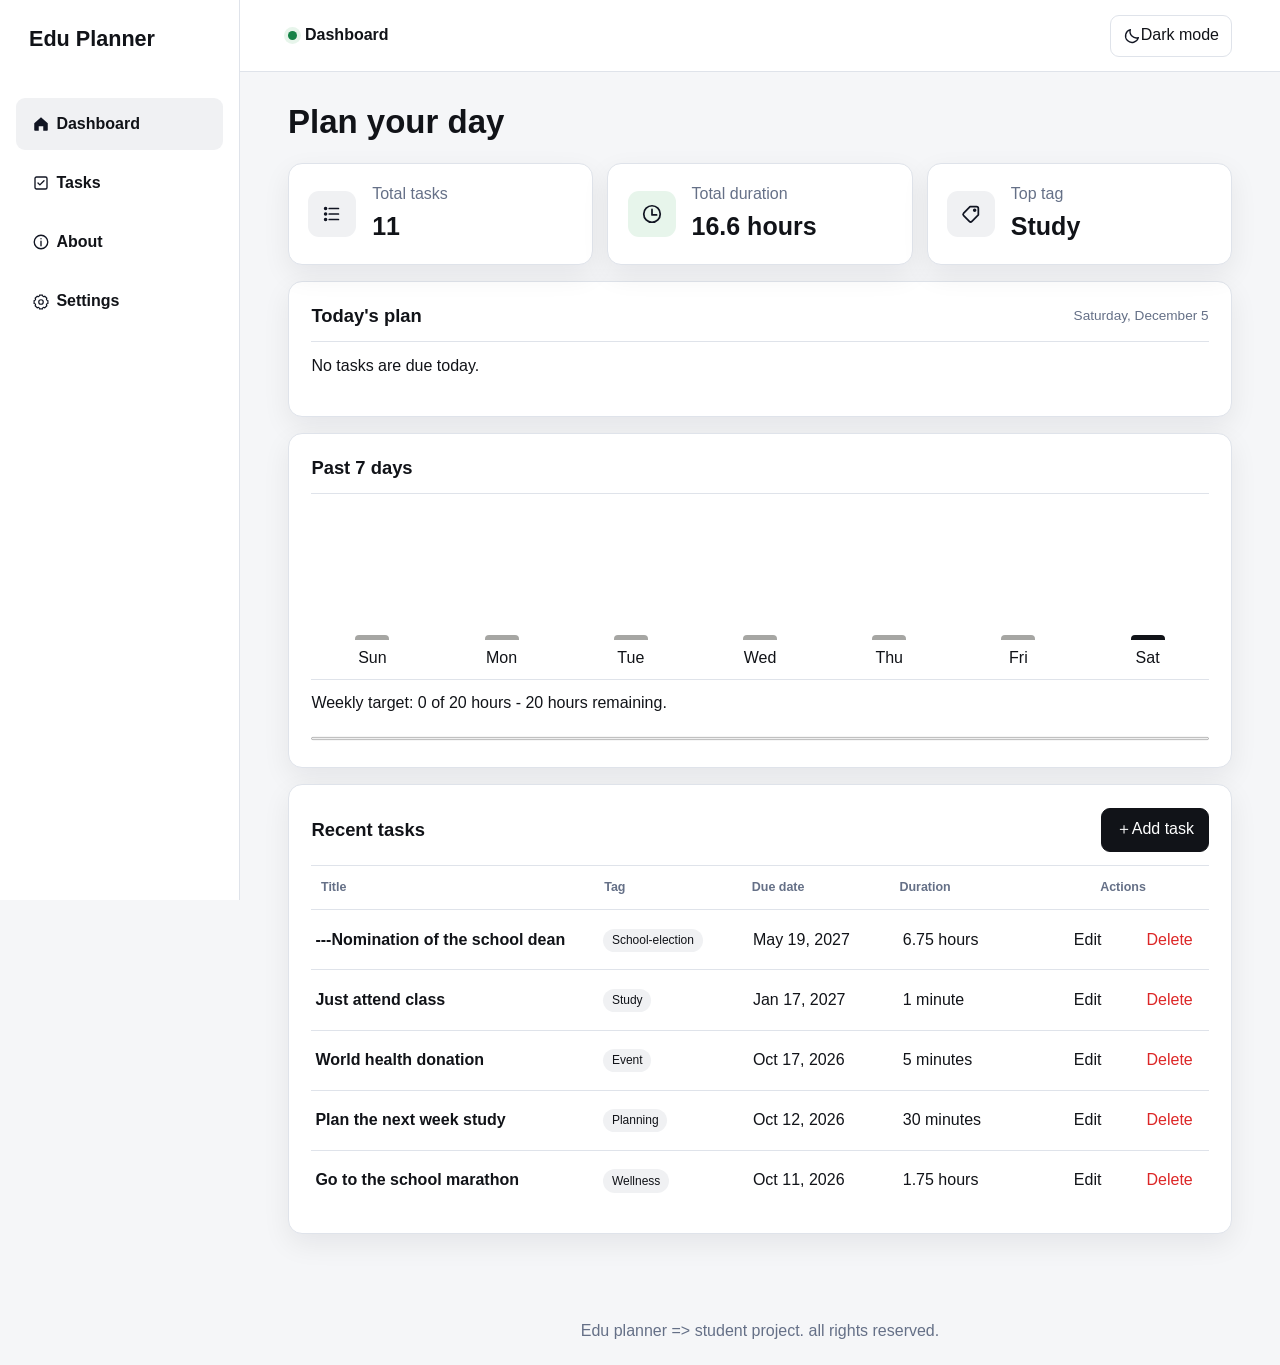
<file: index.html>
<!DOCTYPE html>
<html lang="en">
<head>
    <meta charset="UTF-8">
    <meta name="viewport" content="width=device-width, initial-scale=1.0">
    <title>Edu Planner</title>
    <link rel="stylesheet" href="styles/style.css">
</head>
<body> 
     <a class="skip-link" href="#main-content">Skip to main content</a>
    <div id="polite-message"  role="status"></div>
    <div id="urgent-message"  role="alert"></div>
    
    <header class="heading">
        <a href="#dashboard-page" class="brand">Edu Planner</a>
        <nav aria-label="Main navigations">
            <ul class="all-navs">
                <li>
                    <a href="#dashboard-page" class="nav-links active"><img class="nav-icon" src="icons/dashboard.svg" alt="">Dashboard</a>
                </li>
                <li>
                    <a href="#task-page" class="nav-links"><img class="nav-icon" src="icons/tasks.svg" alt="">Tasks</a>
                </li>
                <li>
                    <a href="#about-page" class="nav-links"><img class="nav-icon" src="icons/about.svg" alt="">About</a>
                </li>
                <li>
                    <a href="#settings-page" class="nav-links"><img class="nav-icon" src="icons/settings.svg" alt="">Settings</a>
                </li>
            </ul>
        </nav>
    </header>

    <div class="top-bar">
        <div class="top-page">
            <span class="dot" aria-hidden="true"></span>
            <span id="top-name">Dashboard</span>
        </div>
        <button class="theme" type="button" data-theme-toggle aria-pressed="false" aria-label="Change to dark mode">
            <img src="icons/dark-theme.svg" alt="" class="theme-icon">
            <span>Dark mode</span>
        </button>
    </div>

    <main id="main-content" tabindex="-1">
        <section class="page active" id="dashboard-page" aria-labelledby="dashboard-title">
            <div class="page-header">
                <h1 id="dashboard-title">Plan your day</h1>
            </div>

            <div class="dash-stats" aria-label="task statistics">
                <article class="card stats-card">
                    <span class="stats-icon" aria-hidden="true">
                        <img src="icons/list.svg" alt="">
                    </span>
                    <div>
                        <p>Total tasks</p><strong id="total-tasks">0</strong>
                    </div>
                </article>
                <article class="card stats-card">
                    <span class="stats-icon" aria-hidden="true">
                        <img src="icons/clock.svg" alt="">
                    </span>
                    <div>
                        <p>Total duration</p><strong id="total-duration">0 minutes</strong>
                    </div>
                </article>
                <article class="card stats-card">
                    <span class="stats-icon" aria-hidden="true">
                        <img src="icons/top_task.svg" alt="">
                    </span>
                    <div>
                        <p>Top tag</p><strong id="top-task">None</strong>
                    </div>
                </article>
            </div>

            <article class="card card-today" aria-labelledby="today-title">
                <div class="today-heading">
                    <div>
                        <h2 id="today-title">Today's plan</h2>
                    </div>
                    <p id="today-date" class="today-date"></p>
                </div>
                <div id="today-tasks" class="today-list">
                </div>
            </article>

            <article class="card chart-card" >
                <div class="card-header">
                    <div>
                        <h2>Past 7 days</h2>
                        <p class="screen-reader-only">Minutes planned for each day.</p>
                    </div>
                    <strong class="screen-reader-only" id="total-weekly">0 hours</strong>
                </div>
                <div class="week-chart" id="week-chart" aria-label="Past 7 day tasks chart" role="group">
                </div>

                <div class="target">
                    <p id="target_text">Weekly target => 0 of 20 hours</p>
                    <progress class="week-progress" id="week-progress" aria-label="weekly progress target" max="100" value="0">0%</progress>
                </div>
            </article>

            <article class="card recent-card">
                <div class="card-header">
                    <div>
                        <h2>Recent tasks</h2>
                    </div>
                    <button class="btn primary" type="button" data-open-form><span aria-hidden="true">＋</span> Add task</button>
                </div>
                <div class="recent-head" aria-hidden="true">
                    <span>Title</span>
                    <span>Tag</span>
                    <span>Due date</span>
                    <span>Duration</span>
                    <span class="recent-actions-heading">Actions</span>
                    </div>

                <ul id="recent-tasks" class="simple-list">

                </ul>
            </article>
        </section>

                                        <!-- task feature -->

        <section class="page" id="task-page" aria-labelledby="tasks-page-title" >
            <div class="page-header">
                <h1 id="tasks-page-title">Tasks</h1>
                <button class="btn primary" type="button" data-open-form>+ Add task</button>
            </div>

            <div class="card toolbar">
                <div class="field search-area">
                    <label for="search-input">Search here</label>
                    <input type="text" id="search-input" placeholder="Eg: Study or club">
                    <p id="search-error" class="error-msg" role="alert"></p>
                </div>
                <div class="field sort-area">
                    <label for="sort-opt">Sort By</label>
                    <select id="sort-opt">
                        <option value="dueDate">Due date</option>
                        <option value="title">Title</option>
                        <option value="duration">Duration</option>
                    </select>
                </div>
                <button class="btn secondary" id="sort-direction" type="button">Oldest first</button>
            </div>

            <p class="result-count" id="task-nbr">0 tasks</p>
            <div class="task-table">
                <table>
                    <caption class="screen-reader-only">Campus task records</caption>
                    <thead>
                        <tr>
                            <th>Title</th>
                            <th>Tag</th>
                            <th>Due date</th>
                            <th>Duration</th>
                            <th>Actions</th>
                        </tr>
                    </thead>
                    <tbody id="task-table-body"></tbody>
                

                </table>
            </div>
            <div class="task-cards" id="task-cards"></div>
            <p id="empty-state" class="empty-state" hidden>No tasks match your search</p>
        </section>
        
                                        <!-- about feature -->

        <section class="page center-page" id="about-page" aria-labelledby="about-title">
            <div class="page-header">
                <h1 id="about-title">About </h1>
            </div>

            <article class="card about-card">
                <div class="about-header">
                    <span class="C-mark" aria-hidden="true">C</span>
                    <div>
                        <h2>Plan your day</h2>
                        <p>Edu planner helps students plan tasks ahead like studies, clubs, events and personal projects in our system</p>
                    </div>
                </div>

                <div class="about-details">
                    <div class="about-desc">
                        <p class="number" aria-hidden="true">01</p>
                        <h2>Main features</h2>

                        <ul>
                            <li>Add, edit and delete tasks</li>
                            <li>Organise campus events using tags</li>
                            <li>Search tasks using regex</li>
                            <li>Add notes to tasks</li>
                        </ul>
                    </div>

                    <div class="about-desc">
                        <p class="number" aria-hidden="true">02</p>
                        <h2>Technology stack used</h2>

                        <ul>
                            <li>Semantic HTML</li>
                            <li>Responsive CSS</li>
                            <li>Vanilla JavaScript</li>
                            <li>Regex search and sorting</li>
                        </ul>
                    </div>
                </div>

                <div class="about-contact">
                    <div>
                        <p class="eyebrow">Get in touch</p>
                        <h2>Contact</h2>
                    </div>
                    <div class="contact-links">
                        <a href="https://github.com/nissi15">github.com/nissi15</a>
                        <a href="mailto:n.ishema@alustudent.com">n.ishema@alustudent.com</a>
                    </div>
                </div>
            </article>
        </section>
                                        <!-- setting feature -->
    
        <section id="settings-page" class="page narrow-page" aria-labelledby="settings-title" >
            <div class="section-heading">
                <p class="eyebrow">Preferences</p>
                <h1 id="settings-title">Settings</h1>
            </div>

            <div class="card settings-panel">
               
                <section class="settings-card planner-card" aria-labelledby="planner-settings-title">
                    <div class="setting-heading">
                        <span class="setting-icon" aria-hidden="true"><img src="icons/sliders.svg" alt=""></span>
                        <div>
                            <h2 id="planner-settings-title">Planner</h2>
                            <p>Make your plans ahead</p>
                        </div>
                    </div>
                    <fieldset>
                        <legend>Duration unit</legend>
                        <label><input type="radio" name="unit" value="minutes"> Minutes</label>
                        <label><input type="radio" name="unit" value="hours"> Hours</label>
                    </fieldset>
                    <p class="setting-note">Durations over 60 minutes are shown in hours.</p>

                    <div class="field">
                        <label for="weekly-cap">Weekly target in hours</label>
                        <input id="weekly-cap" type="number" min="1" max="168">
                    </div>
                    <button id="save-settings" class="button primary" type="button">Save settings</button>
                </section>

                <section class="settings-card appearance-card" aria-labelledby="appearance-title">
                    <div class="setting-heading">
                        <span class="setting-icon" aria-hidden="true"><img src="icons/moon.svg" alt=""></span>
                        <div>
                            <h2 id="appearance-title">Appearance</h2>
                            <p>Use the theme that feels good.</p>
                        </div>
                    </div>
                    <div class="appearance-row">
                        <div>
                            <strong>Colour theme</strong>
                            <p>Choose your suitable theme.</p>
                        </div>
                        <button class="small-toggle" type="button" data-theme-toggle aria-pressed="false">
                            <span>Dark mode</span>
                            <span class="toggle-track" aria-hidden="true"><span class="toggle-knob"></span></span>
                        </button>
                    </div>
                </section>

                <section class="settings-card data-card" aria-labelledby="data-title">
                    <div class="setting-heading">
                        <span class="setting-icon" aria-hidden="true"><img src="icons/data.svg" alt=""></span>
                        <div>
                            <h2 id="data-title">Data</h2>
                            <p>Your tasks are saved locally.</p>
                        </div>
                    </div>
                    <div class="button-row">
                        <button id="export-json" class="button secondary" type="button">Export JSON</button>
                        <label class="button secondary file-button">Import JSON
                            <input id="import-json" type="file" accept="application/json">
                        </label>
                        <button id="reset-data" class="button danger" type="button">Reset sample data</button>
                    </div>
                </section>
            </div>
        </section>
    </main>

    <dialog id="task-dialog" aria-labelledby="form-title">
        <form  id="task-form" novalidate>
            <div id="dialog-heading">
                <div>
                    <p class="eyebrow">Task details</p>
                    <h2 id="form-title">Add task</h2>
                    <p class="dialog-intro" id="form-intro">Put information for your campus task.</p>
                </div>
                <button id="close-dialog" class="close-btn" type="button" aria-label="Close the form"></button>
            </div>

            <input type="hidden" id="task-id">

            <div id="field">
                <label for="task-title">Title</label>
                <p class="field-help" id="title-help">Try adding a simple title like Frontend session</p>
                <input type="text" name="title" id="task-title" placeholder="Ex: E-lab group project" aria-describedby="title-help title-error" required>
                <p class="error-text" id="title-error"></p>
            </div>

            <div class="form-row">
                <div class="field">
                    <label for="task-duration">Duration <span id="duration-label">(minutes)</span></label>
                    <p id="duration-help" class="field-help">how much time are spending on this task.</p>
                    <input id="task-duration" name="duration" type="text" inputmode="decimal" placeholder="e.g. 1.5" aria-describedby="duration-help duration-error" required>
                    <p id="duration-error" class="error-text"></p>
                </div>

                <div class="field">
                    <label for="task-date">Due date</label>
                    <p id="date-help" class="field-help"> when the should this task be completed.</p>
                    <input id="task-date" name="dueDate" type="date" aria-describedby="date-help dueDate-error" required>
                    <p id="dueDate-error" class="error-text"></p>
                </div>                
            </div>

            <div class="field">
                <label for="task-tag">Tag</label>
                <p id="tag-help" class="field-help">Pick one category using letters, spaces.</p>
                <input id="task-tag" name="tag" type="text" placeholder="e.g. Study, Club, or Event" autocomplete="off" aria-describedby="tag-help tag-error" required>

                <div class="tag-suggestions" aria-label="Suggested tags">
                    <button type="button" data-tag-suggestion="Study">Study</button>
                    <button type="button" data-tag-suggestion="Assignment">Assignment</button>
                    <button type="button" data-tag-suggestion="Reading">Reading</button>
                    <button type="button" data-tag-suggestion="Club">Club</button>
                    <button type="button" data-tag-suggestion="Event">Event</button>
                </div>

                <p id="tag-error" class="error-text"></p>
            </div>

            <div class="field">
                    <label for="task-note">Note <span class="opt-label">(optional)</span></label>
                    <p id="note-help" class="field-help">Add a small note up to 200 characters.</p>
                    <textarea id="task-note" name="note" maxlength="200" placeholder="e.g. Bring the lab worksheet" aria-describedby="note-help"></textarea>
            </div>
           
            <div class="dialog-actions">
                <button id="cancel-dialog" class="button secondary" type="button">Cancel</button>
                <button id="save-task-button" class="button primary" type="submit">Save task</button>
            </div>
        </form>

    </dialog>

    <dialog class="details-dialog" id="task-details-dialog" aria-labelledby="details-title">
        <div class="dialog-heading">
            <div>
                <p class="eyebrow">Task Overview</p>
                <h2 id="details-title">Task details</h2>
                <p class="dialog-intro" id= "details-status"></p>
            </div>
            <button class="close-btn" id="close-details" type="button" aria-label="Close task details">x</button>
        </div>
        <div class="task-details-grid">
            <div>
                <span>Tag</span><strong id="details-tag"></strong>
            </div>
            <div>
                <span>Due date</span><strong id="details-date"></strong>
            </div>
            <div>
                <span>Duration</span><strong id="details-duration"></strong>
            </div>
        </div>

        <section class="details-note" aria-labelledby="details-note-title">
            <h3 id="details-note-title">Note</h3>
            <p id="details-note"></p>
        </section>

        <div class="dialog-actions">
            <button class="button secondary" id="close-details-bottom" type="button"> Close</button>
            <button class="button primary" id="edit-from-details" type="button">Edit task</button>
        </div>
    </dialog>

    <footer>
        <p>Edu planner => student project. all rights reserved.</p>
    </footer>
    <script type="module" src="scripts/app.js"></script>
</body>
</html>
</file>
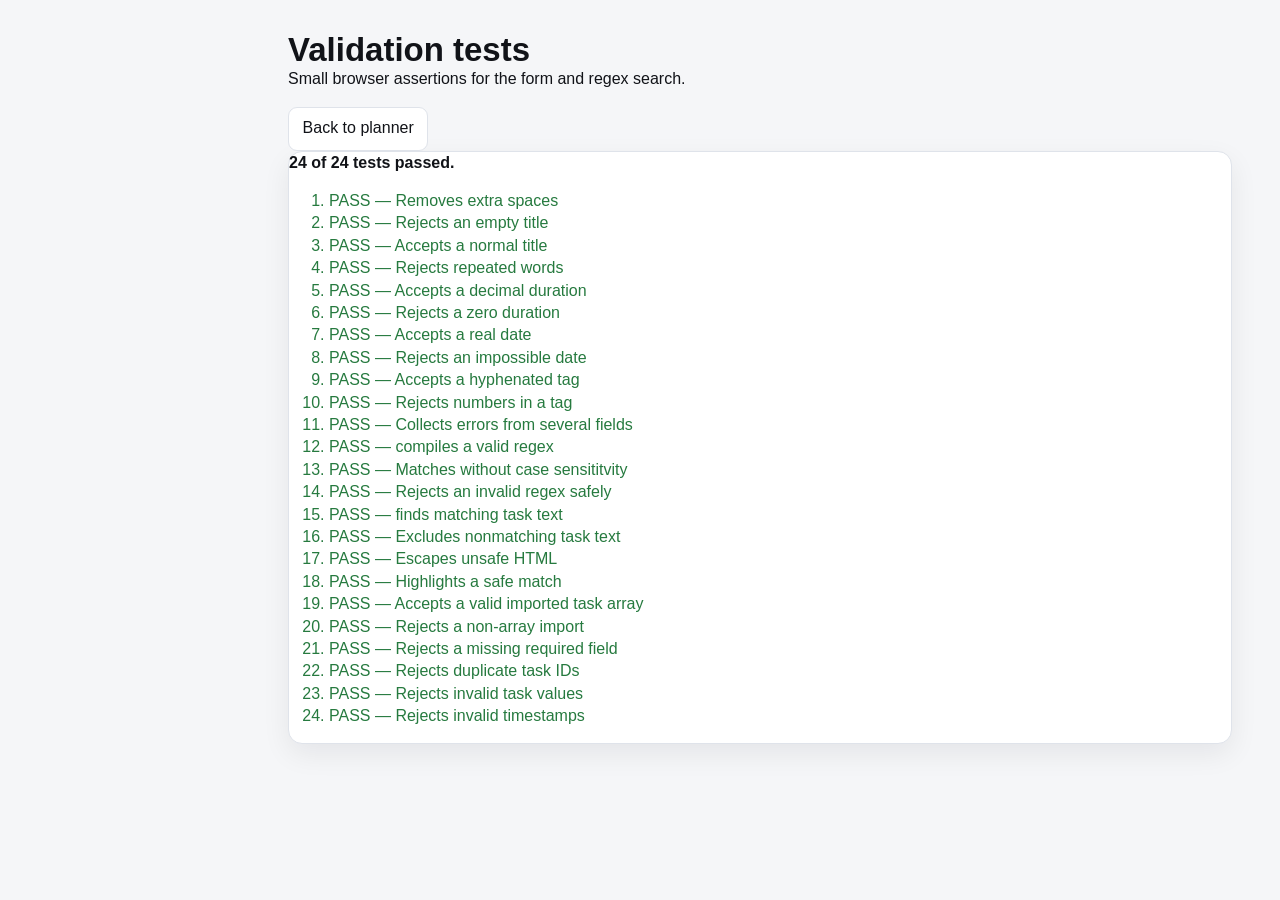
<file: test.html>
<!doctype html>
<html lang="en">
  <head>
    <meta charset="UTF-8" />
    <meta name="viewport" content="width=device-width, initial-scale=1.0" />
    <title>Edu plan Tests</title>
    <link rel="stylesheet" href="styles/style.css" />
  </head>
  <body>
    <main class="narrow-page">
      <div class="page-heading">
        <div>
          <h1>Validation tests</h1>
          <p>Small browser assertions for the form and regex search.</p>
        </div>
        <a class="button secondary" href="index.html">Back to planner</a>
      </div>
      <div class="card text-card">
        <p><strong id="test-summary">Running tests...</strong></p>
        <ol id="test-results"></ol>
      </div>
    </main>

    <script type="module">
      import {
        removingSpace,
        validatingTitle,
        validatingDuration,
        validatingDate,
        validatingTag,
        validatingImport,
        validatingTask
      } from "./scripts/validators.js";

      import { higlightText, makeSearchRegex, taskMatching, tweakSpecialHtml } from "./scripts/search.js";
      
      const validImportedTask = {
        id: 'task-test-1',
        title: 'Review test notes',
        duration: 60,
        dueDate: '2026-10-15',
        tag: 'Study',
        completed: false,
        note: '',
        createdAt: '2026-10-15T08:00:00.000Z',
        updatedAt: '2026-10-15T08:00:00.000Z'
      };

      const taskMissingTag = Object.assign({}, validImportedTask);
      delete taskMissingTag.tag;

      const taskWithInvalidTitle = Object.assign({}, validImportedTask);
      taskWithInvalidTitle.title = '';

      const taskWithInvalidTimestamp = Object.assign({}, validImportedTask);
      taskWithInvalidTimestamp.updatedAt = 'not-a-date';

      const tests = [
        [
          "Removes extra spaces",
          removingSpace("  Review   notes  ") === "Review notes",
        ],
        ["Rejects an empty title", validatingTitle("") !== ""],
        [
          "Accepts a normal title",
          validatingTitle("Review chemistry notes") === "",
        ],
        [
          "Rejects repeated words",
          validatingTitle("Review review notes") !== "",
        ],
        ["Accepts a decimal duration", validatingDuration("1.5") === ""],
        ["Rejects a zero duration", validatingDuration("0") !== ""],
        ["Accepts a real date", validatingDate("2024-02-29") === ""],
        ["Rejects an impossible date", validatingDate("2026-02-30") !== ""],
        ["Accepts a hyphenated tag", validatingTag("Self-Care") === ""],
        ["Rejects numbers in a tag", validatingTag("Study101") !== ""],
        [
          "Collects errors from several fields",
          Object.keys(
            validatingTask({
              title: "",
              duration: "0",
              dueDate: "2026-02-30",
              tag: "Study101",
            }),
          ).length === 4,
        ],

        // M4: regex tests 
        ['compiles a valid regex', makeSearchRegex('study').error === ''],
        ['Matches without case sensititvity', makeSearchRegex('study').regex.test('STUDY notes')],
        ['Rejects an invalid regex safely', makeSearchRegex('[').error !== ''],
        [
          'finds matching task text',
          taskMatching(
            {title: 'Review notes', tag:'study', dueDate: '2026-10-14', duration: 60, note: ''},
            makeSearchRegex('review').regex
          )
        ],
        [
          'Excludes nonmatching task text',
          !taskMatching(
            {title: 'Review notes', tag: 'study', dueDate: '2026-10-14', duration: 60, note: ''},
            makeSearchRegex('gym').regex
          )
        ],
        
        ['Escapes unsafe HTML', tweakSpecialHtml('<script>') === '&lt;script&gt;'],
        [
          'Highlights a safe match',
          higlightText('Review notes', makeSearchRegex('Review').regex) === '<mark>Review</mark> notes'
        ],


        ['Accepts a valid imported task array', validatingImport([validImportedTask]) === ''],
        ['Rejects a non-array import', validatingImport({ tasks: [] }) !== ''],
        ['Rejects a missing required field', validatingImport([taskMissingTag]) !== ''],
        ['Rejects duplicate task IDs', validatingImport([validImportedTask, validImportedTask]) !== ''],
        ['Rejects invalid task values', validatingImport([taskWithInvalidTitle]) !== ''],
        ['Rejects invalid timestamps', validatingImport([taskWithInvalidTimestamp]) !== '']
      ];

      const list = document.getElementById("test-results");
      let passed = 0;

      
      tests.forEach(function (test) {
        const item = document.createElement("li");
        item.textContent = `${test[1] ? "PASS" : "FAIL"} — ${test[0]}`;
        item.style.color = test[1] ? "#267a3f" : "#b42318";
        list.appendChild(item);
        if (test[1]) passed += 1;
      });

      document.getElementById("test-summary").textContent =
        `${passed} of ${tests.length} tests passed.`;
    </script>
  </body>
</html>
</file>
<file: styles/style.css>
* {
    box-sizing: border-box
}

:root {
    --surface: #ffffff;
    --text:  #111318;
    --page: #f5f6f8;
    --border: #dfe3ea;
    --radius: 14px;
    --green: #168347;
    --shadow: 0 10px 28px rgba(17, 19, 24, 0.07);
    --green-soft: #e7f5eb;
    --muted: #657087;
    --soft-surface: #f0f1f3;
    --red: #dc2626;
}

html[data-theme="dark"] {
    color-scheme: dark;
    --page: #121318;
    --surface: #1b1d23;
    --soft-surface: #292c33;
    --text: #f3f4f6;
    --muted: #a0a6b2;
    --border: #2d3038;
    --green-soft: #173b29;
    --shadow: 0 10px 20px rgba(0, 0, 0, 0.3);
}

html {
    scroll-behavior: smooth;
}

body {
    display: flex;
    flex-direction: column;
    margin: 0;
    background: var(--page);
    color: var(--text);
    font-family: Arial, Helvetica, sans-serif;
    line-height: 1.4;  
    min-height: 100vh;
    min-width: 320px;
}

a {
    color: inherit;
}

h1 {
    font-size: 33px;
    line-height: 1.1;
    margin-bottom: 0;
}

h2 {
    font-size: 1.15rem;
    line-height: 1.25;
}

h1, h2, p {
    margin-top: 0;
}

.skip-link {
    position: fixed;
    top: 0.6rem;
    left: 0.6rem;
    color: white;
    border-radius: 5.8px;
    padding: 0.55rem 0.8rem;
    background: var(--text);
    z-index: 100;
    transform: translateY(-150%);
}

[hidden] {
    display: none !important;
}

#polite-message:empty, #urgent-message:empty {
    display: none;
}

#polite-message, #urgent-message  {
    padding: 10px 16px;
    text-align: center;
    background: var(--surface);
    max-width: 100%;
    overflow-wrap: anywhere;
}

#urgent-message {
    color: var(--red);
}

:focus-visible {
  outline: 3px solid #2f80ed;
  outline-offset: 3px;
}

.screen-reader-only {
    position: absolute;
    width: 1px;
    height: 1px;
    overflow: hidden;
    clip: rect(0, 0, 0, 0);
    clip-path: inset(50%);
    white-space: nowrap;    
}

.skip-link:focus {
    transform: translateY(0);
}

.heading {
    border-bottom: 1px solid var(--border);
    background: var(--surface);
}

.brand {
    display: block;
    padding: 1.25rem;
    font-weight: 800;
    font-size: 1.35rem;
    text-decoration: none;
}

.all-navs {
    position: fixed;
    right: 0;
    bottom: 0;
    left: 0;
    z-index: 30;
    display: grid;
    grid-template-columns: repeat(4, 1fr);
    background: var(--surface);
    list-style: none;
    border-top: 1px solid var(--border);
    margin: 0;
    padding: 0.45rem;
}

.nav-links {
    display: flex;
    justify-content: center;
    align-items: center;
    border-radius: 9px;
    font-size: 13px;
    font-weight: 700;
    padding: 0.55rem 5.6px;
    gap: 0.4rem;
    text-decoration: none;
    min-height: 45px;
}

.nav-links:hover, .nav-links.active {
    background: var(--soft-surface);
}

.nav-icon {
    height: 18px;
    width: 18px;
}

button, input, select {
    font: inherit;
}
 
button, a, input, select {
  transition: border-color 0.2s ease, background-color 0.2s ease;
}


.top-bar {
    display: flex;
    align-items: center;
    justify-content: space-between;
    min-height: 64px;
    border-bottom: 1px solid var(--border);
    padding: 0.75rem 1rem;
    background: var(--surface);
}

.top-page {
    display: flex;
    align-items: center;
    font-weight: 700;
    gap: 8px;
}

.dot {
    width: 9px;
    height: 9px;
    background-color: var(--green);
    box-shadow: 0 0 0 4px var(--green-soft);
    border-radius: 50%;
}

.theme {
    display: inline-flex;
    align-items: center;
    min-height: 42px;
    border: 1px solid var(--border);
    border-radius: 9px;
    padding: 8px 12px;
    background: var(--surface);
    color: var(--text);
    cursor: pointer;
    min-height: 42px;
}


.theme-icon {
    width: 18px;
    height: 18px;
}

main {
    flex: 1;
    width: 100%;
    padding: 1.4rem 16px 6rem;

    input, select {
        color: var(--text);
        width: 100%;
        min-height: 44px;
        background-color: var(--surface);
        padding: 0.65rem 12px;
        border: 1px solid #aeb7c7;
        border-radius: 8px;
    }
    .primary {
        color: var(--surface);
        background: var(--text);
        border-color: var(--text);
    }
} 

.page {
    width: 100%;
    max-width: none;
    margin: 0;
}

.page-header {
    display: flex;
    justify-content: space-between;
    align-items: flex-start;
    margin-bottom: 1.4rem;
    gap: 17px;
}

.btn, .button {
    background: var(--surface);
    color: var(--text);
    display: inline-flex;
    justify-content: center;
    align-items: center;
    border: 1px solid var(--border);
    padding: 0.6rem 0.85rem;
    border-radius: 9px;
    cursor: pointer;
    text-decoration: none;
    min-height: 44px;
}

.card {
    background-color: var(--surface);
    box-shadow: var(--shadow);
    border: 1px solid var(--border);
    border-radius: var(--radius);
}


/* DASHBOARD  feature*/

.dash-stats {
    display: flex;
    flex-direction: column;
    gap: 14px;
}

.stats-card {
    display: flex;
    align-items: center;
    gap: 16px;
    padding: 1.2rem;
    min-height: 102px;
}

.stats-card strong {
    font-size: 25px;
}

.stats-card p {
    margin-bottom: 3.2px;
    color: var(--muted);

}

.stats-icon {
    background-color: var(--soft-surface);
    width: 48px;
    height: 46px;
    display: grid;
    place-items: center;
    flex: 0 0 auto;
    border-radius: 11px;
}

.stats-icon img {
    width: 22px;
    height: 22px;
}

.stats-card:nth-child(2) .stats-icon {
  background: var(--green-soft);
}

.card-today, .chart-card, .recent-card {
    padding: 20px;
    margin-top: 16px;
}

.today-list {
    display: flex;
    flex-direction: column;
    gap: 10px;
    padding-top: 0.85rem;
}


.today-heading, .card-header {
  display: flex;
  justify-content: space-between;
  align-items: center;
  gap: 16px;
  border-bottom: 1px solid var(--border);
  padding-bottom: 0.85rem;
}

.today-heading h2, .card-header h2 {
    margin-bottom: 0;
}


.today-date {
    color: var(--muted);
    font-size: 0.85rem;
    margin-bottom: 0;
}

.tag {
    display: inline-flex;
    border-radius: 999px;
    padding: 0.2rem 0.55rem;
    background: var(--soft-surface);
    font-size: 12px;
}

.today-task {
    display: flex;
    align-items: center;
    flex-wrap: wrap;
    gap: 0.65rem;
    padding: 12.8px;
    border: 1px solid var(--border);
    border-radius: 10px;
    
}


.today-task strong {
    margin-right: auto;
}

.week-chart {
    display: flex;
    justify-content: space-between;
    align-items: flex-end;
    padding: 20px 0 0.6rem;
    gap: 0.45rem;
    min-height: 185px;
}

.day-column {
    color: var(--muted);
    display: flex;
    justify-content: flex-end;
    flex-direction: column;
    align-items: center;
    flex: 1;
    height: 150px;
    font-size: 12px;
    gap: 0.45rem;
}

.short-bar {
    height: 42px;
}

.day-bar {
    background: #a6a6a3;
    width: min(100%, 34px);
    border-radius: 4px 4px 0 0;
    position: relative;
    min-height: 4px;
    border: 0;
    padding: 0;
    cursor: pointer;
}

.day-bar::after {
    content: attr(data-tooltip);
    color: var(--surface);
    background: var(--text);
    position: absolute;
    left: 50%;
    bottom: calc(100% + 7px);
    display: none;
    min-width: 67px;
    padding: 5px 7px;
    transform: translateX(-50px);
    border-radius: 5px;
    font-size: 12px;
    text-align: center;
    white-space: nowrap;
    z-index: 2;
}

.day-bar:hover::after,
.day-bar:focus-visible::after {
    display: block;
}

.day-bar .current-day {
    background: var(--text);
}

.medium-bar {
    height: 72px;
}

.empty-bar {
    height: 4px;
}

.tall-bar {
    height: 103px;
}

.current-day {
    background: var(--text);
}

.target {
    padding-top: 12px;
    border-top: 1px solid var(--border);
}

.target p{
    margin-bottom: 8px;
}

.week-progress {
    width: 100%;
    height: 7px;
    accent-color: var(--green);
}

.recent-head, .simple-task {

    display: grid;
    grid-template-columns: minmax(180px, 2fr) repeat(3, minmax(90px, 1fr)) 70px 70px;
    gap: 12px;
    align-items: center;
}

.recent-head {
    display: none;
    color: var(--muted);
    font-size: 0.78rem;
    font-weight: 700;
    padding: 0.8rem 0.6rem;
}

.recent-actions-heading {
    text-align: center;
    grid-column: 5 / 7;
}

.simple-list {
    margin: 0;
    padding: 0;
    list-style: none;
}

.simple-task {
    grid-template-columns: 1fr auto;
    border-top: 1px solid var(--border);
    padding: 0.8rem 0.25rem;
}

.simple-task > strong {
    grid-column: 1 / -1;
    overflow-wrap: anywhere;
}


.action-button {
    background: transparent;
    color: var(--text);  
    border: 0;
    padding: 0.35rem;
    cursor: pointer;
}

.action-button.delete {
    color: var(--red);
}


section.page {
    display: none;
}

section.page.active {
    display: block;
}

mark {
    background: #ffe89c;
    color: var(--text);
}

        /* TASK feature */


.secondary:hover, .btn:hover, .button:hover {
    border-color: var(--text);
}

.field {
    display: flex;
    flex-direction: column;
    gap: 0.35rem;
}

label, legend {
    font-weight: 700;
}

.error-msg {
    color: var(--red);
    min-height: 1.25rem;
    margin: 0;
    font-size: 0.82rem;
}

.toolbar {
    display: flex;
    flex-direction: column;
    gap: 0.9rem;
    padding: 1rem;
}


#task-nbr {
    font-style: italic;
    font-weight: 500;
}

.result-count {
    margin: 1rem 0 0.6rem;
    color: var(--text);
}


.task-table {
    background: var(--surface);
    overflow-x: auto;
    border: 1px solid var(--border);
    border-radius: var(--radius);
    box-shadow: var(--shadow);
    display: none;
}

table {
    width: 100%;
    min-width: 650px;
    border-collapse: collapse;
}

th {
    color: var(--muted);
    background: #fafafa;
    font-size: 0.8rem;
}

th, td {
    border-bottom: 1px solid var(--border);
    padding: 0.9rem;
    text-align: left;
}

tbody tr:last-child td {
    border-bottom: 0;
}

td button {
    background: transparent;
    color: var(--text);
    padding: 4px;
    border: 0;
    cursor: pointer;
}

td .delete {
    color: var(--red);
}


.task-cards {
    display: grid;
    gap: 12px;

}

.empty-state {
    color: var(--muted);
    background: var(--surface);
    border: 1px solid var(--border);
    padding: 32px;
    text-align: center;
    border-radius: var(--radius);
}

.task-card {
    background: var(--surface);
    padding: 16px;
    border: 1px solid var(--border);
    border-radius: var(--radius);
    box-shadow: 0 4px 12px rgba(0, 0, 0, .08);
}

.task-title-button {
    background: transparent;
    color: inherit;
    padding: 0;
    border: 0;
    font: inherit;
    font-weight: 700;
    text-align: left;
    cursor: pointer;
}


.task-title-button:hover, .task-title-button:focus-visible {
    text-decoration: underline;
    text-underline-offset: 3px;
}

.task-card h2 {
    font-weight: 700;
    margin-bottom: 7px;
}


.task-card-actions {
    display: flex;
    gap: 11px;
    margin-top: 13px;
}
/* ABOUT featuree */

.about-card {
    overflow: hidden;
}

.about-header {
    display: flex;
    flex-direction: column;
    align-items: flex-start;
    gap: 16px;
    padding: 1.4rem;
}


.number, .eyebrow {
    color: var(--green);
    margin-bottom: 0.35rem;
    font-size: 12px;
    font-weight: 800;
    letter-spacing: 0.1em;
    text-transform: uppercase
}

.C-mark {
    background: var(--soft-surface);
    color: var(--text);
    font-weight: 800;
    display: grid;
    flex: 0 0 auto;
    place-items: center;
    width: 54px;
    height: 54px;
    border-radius: 13px;
    font-size: 1.4rem;
}
.about-header h2, .about-desc h2 {
    margin-bottom: 0.35rem;
}

.about-desc {
    flex: 1;
    padding: 1.4rem;
}

.about-header p, .about-desc li {
    color: var(--muted);
}

.about-details {
    display: flex;
    flex-direction: column;
    border-top: 1px solid var(--border);
    border-bottom: 1px solid var(--border);
}

.about-desc:not(:first-child) {
    border-top: 1px solid var(--border);
}

.about-desc ul {  
    padding-left: 20px;
    margin: 12px 0 0;
}

.about-desc li {
    margin-bottom: 0.4rem;
}

.about-contact {
    display: flex;
    flex-direction: column;
    align-items: flex-start;
    gap: 16px;
    padding: 1.4rem;
}

.about-contact h2 {
    margin-bottom: 0.35rem;
}

.contact-links {
    display: flex;
    flex-direction: column;
    gap: 0.35rem;
}

/* Setting feature */

.section-heading {
    margin-bottom: 22px;
}

.section-heading .eyebrow {
    margin-bottom: 6px;
}

.section-heading h1 {
     margin: 0;
}


.settings-panel {
    display: flex;
    flex-direction: column;
    overflow: hidden;
    padding: 0;
}

.settings-card {
    flex: 1;
    min-width: 0;
    padding: 24px;
}

.settings-card:not(:first-child) {
    border-top: 1px solid var(--border);
}

.setting-heading {
    display: flex;
    align-items: center;
    gap: 12px;
    margin-bottom: 20px;
}

.setting-heading h2, .setting-heading p {
    margin-bottom: 0;
}


.setting-heading p, .setting-note, .appearance-row p {
  color: var(--muted);
  font-size: 0.82rem;
}


.settings-card fieldset {
    display: flex;
    flex-wrap: wrap;
    gap: 12px 20px;
    padding: 0;
    margin: 0 0 16px;
    border: 0;
}



.setting-icon {
    background: var(--soft-surface);
    display: grid; 
    flex: 0 0 auto;                          
    place-items: center;
    width: 48px;
    height: 48px;
    border-radius: 11px;
}

.settings-card fieldset label {
    display: flex;
    align-items: center;
    gap: 0.35rem;
}

.settings-card input[type="radio"] {
    width: auto;
    min-height: auto;
}

.appearance-row {
    display: flex;
    flex-direction: column;
    align-items: flex-start;
    gap: 0.8rem;
}


.setting-icon img {
    width: 22px;
    height: 22px;
}

html[data-theme="dark"] .nav-icon,
html[data-theme="dark"] .theme-icon,
html[data-theme="dark"] .stats-icon img,
html[data-theme="dark"] .setting-icon img {
    filter: invert(1);
}

input#weekly-cap {
    margin-bottom: 20px;
}

.danger {
    color: var(--red);
    border-color: #f1aaaa;
}

.small-toggle {
    background: var(--surface);
    display: inline-flex;
    align-items: center;
    gap: 8px;
    padding: 0.45rem 0.6rem;
    color: var(--text);
    cursor: pointer;
    border: 1px solid var(--border);
    border-radius: 8px;
}

.toggle-track {
    display: flex;
    align-items: center;
    width: 34px;
    height: 18px;
    border-radius: 999px;
    padding: 2px;
    background: var(--muted);
}

.toggle-knob {
    width: 14px;
    height: 14px;
    border-radius: 50%;
    background: var(--surface);

}


.button-row {
    display: flex;
    flex-wrap: wrap;
    gap: 13px;
}

.file-button  {
    position: relative;
    font-weight: 400;
}

.file-button input {
    position: relative;
    inset: 0;
    width: 100%;
    height: 100%;
    opacity: 0;
    cursor: pointer;
}

.file-button:focus-within {
    outline: 3px solid #2f80ed;
    outline-offset: 3px;
}


        /* FOOTER  */
footer {
    display: none;
    background: transparent;
    color: var(--muted);
    border-top: 0;
    padding: 1.4rem 1rem 6rem;
    text-align: center;
}

footer p {
    margin-bottom: 0;
}

/* those using tablets */

@media (min-width: 768px) {

    .dash-stats {
        flex-direction: row;
    }

    .stats-card {
        flex: 1;
    }

    .recent-head {
        
        display: grid;
    }

    .simple-task {
        grid-template-columns: minmax(180px, 2fr) repeat(3, minmax(90px, 1fr)) 70px 70px;
    }

    .simple-task strong {
        grid-column: auto;
    }

    .toolbar {
        align-items: flex-end;
        flex-direction: row;
    }

    .search-area {
        flex: 1;
    }

    .task-table {
        display: block;
    }

    .task-cards {
        display: none;
    }
    .sort-area {
        width: 180px;
    }

    .about-header {
        align-items: center;
        flex-direction: row;
    }

    .about-details, .settings-panel {
        flex-direction: row;
    }

   .about-desc:not(:first-child),.settings-card:not(:first-child) {
        border-top: 0;
        border-left: 1px solid var(--border);
    }
    .about-contact {
        justify-content: space-between;
        align-items: center;
        flex-direction: row;
    }

    .contact-links {
        align-items: flex-end;
    }
}

/* those using laptops */

@media (min-width: 1024px) {
    .heading {
        position: fixed;
        top: 0;
        bottom: 0;
        left: 0;
        z-index: 40;
        width: 240px;
        border-right: 1px solid var(--border);
        border-bottom: 0;
  }

  .brand {
        display: flex;
        align-items: center;
        padding: 0 29px;
        height: 78px;
        min-height: 0;
  }

  .all-navs {
        position: static;
        display: flex;
        flex-direction: column;
        gap: 0.45rem;
        border-top: 0;
        padding: 1.25rem 1rem;
  }


  .nav-links {
        font-size: 16px;
        justify-content: flex-start;
        min-height: 52px;
        padding: 12px 16px;
    
  }

  .top-bar {
        margin-left: 240px;
        min-height: 72px;
        padding-inline: 48px;
  }

  main {
        width: auto;
        padding: 2rem 3rem 4rem;
        margin-left: 240px;
  }

  footer {
    display: block;
    padding: 1.4rem 48px;
    margin-left: 240px;
  }

  .card-today, .chart-card, .recent-card {
     padding: 1.4rem;
  }
}

/* Task dialog */

dialog {
    background: var(--surface);
    color: var(--text);
    width: 90%;
    padding: 24px;
    max-width: 670px;
    max-height: 90vh;
    overflow-y: auto;
    border: 1px solid var(--border);
    border-radius: var(--radius);
    box-shadow: var(--shadow);
}

dialog::backdrop {
    background-color:  rgba(17, 19, 24, 0.55);
}

#task-form {
    display: flex;
    flex-direction: column;
    gap: 18px;
}

#dialog-heading {
    display: flex;
    justify-content: space-between;
    align-items: flex-start;
    gap: 16px;
    padding-bottom: 16px;
    border-bottom: 1px solid var(--border);
}

#dialog-heading h2 {
    font-size: 1.5rem;
    margin-bottom: 4px;
}

.dialog-intro {
    color: var(--muted);
    font-size: 0.9rem;
    margin-bottom: 0;
}

.close-btn { 
    background: var(--surface);
    color: var(--text);
    display: inline-flex;   
    justify-content: center;
    align-items: center;
    flex-shrink: 0;
    width: 40px;
    height: 40px;
    border-radius: 50%;
    cursor: pointer;
    }

.close-btn::before {
    font-size: 1.4rem;
    content: "x";
}

.close-btn:hover {
    background: var(--soft-surface);
}

.field, #field {
    display: flex;
    flex-direction: column;
    gap: 6px;
}

#task-form label {
    font-weight: 700;
}

.form-row {
    display: flex;
    flex-direction: column;
    gap: 16px;
}

.form-row .field {
    flex: 1;
}

#task-form input:not([type="hidden"]),
#task-form textarea {
    background: var(--surface);
    color: var(--text);
    font: inherit;
    width: 100%;
    border: 1px solid #aeb7c7;
    border-radius: 8px;
    min-height: 46px;
    padding: 10px 12px;
}

#task-form textarea {
    min-height: 95px;
    resize: vertical;
}

.field-help {
    font-size: 0.82rem;
    margin-bottom: 0;
    color: var(--muted);
}

.opt-label { 
    color: var(--muted);
    font-size: 0.82rem;
    font-weight: 400;
}

.error-text {
    color: var(--red);
    font-size: 0.82rem;
    min-height: 20px;
    margin-bottom: 0;
}

.tag-suggestions {
    display: flex;
    flex-wrap: wrap;
    gap: 8px;
    margin-top: 4px;    
}

.tag-suggestions button {
    color: var(--text);
    background: var(--soft-surface);
    padding: 6px 11px;
    border: 1px solid var(--border);
    border-radius: 999px;
    cursor: pointer;
}

.tag-suggestions button:hover {
    border-color: var(--text);
}


.dialog-actions {
    display: flex;
    justify-content: flex-end;
    gap: 10px;
    padding-top: 16px;
    border-top: 1px solid var(--border);
}

@media (min-width: 768px) {
  .form-row {
    flex-direction: row;
  }
}

/* Task detail dialogs  M4 */

.details-dialog {
    width: min(560px, calc(100% - 2rem));
}

.task-details-grid {
    display: grid;
    grid-template-columns: repeat(3, 1fr);
    gap: 11px;
}

.task-details-grid>div {
    padding: 14px;
    border: 1px solid var(--border);
    border-radius: 10px;
    background: var(--soft-surface);
}

.task-details-grid span {
    display: block;
    margin-bottom: 4px;
    color: var(--muted);
}

.details-note {
    padding: 16px;
    border: 1px solid var(--border);
    border-radius: 10px;
    margin-top: 1rem;
}

.details-note h3 {
    margin: 0 0 6px;
    font-size: 15px;
}

.details-note p {
    white-space: pre-wrap;
    margin: 0;
}

.details-note.empty p {
    color: var(--muted);
}

.today-task input[type="checkbox"] {
    width: 18px;
    height: 18px;
    flex: 0 0 auto;
    cursor: pointer;
}

.today-task.completed {
    text-decoration: line-through;
}

.note-buttton {
    background: transparent;
    color: var(--muted);
    padding: 4px;
    cursor: pointer;
    border: 0;
}

.today-note {
    color: var(--muted);
    border-top: 1px solid var(--border);
    padding: 10px 0 0 28px;
    margin: 0;
}


.bar-item {
    display: flex;
    flex-direction: column;
    justify-content: flex-end;
    align-items: center;
    flex: 1;
    gap: 7px;
    height: 150px;
}

.bar-shell {
    display: flex;
    flex-direction: column;
    height: 120px;
    justify-content: flex-end;
    align-items: center;
    width: 100%;
}

.bar {
    background: #a6a6a3;
    display: block;
    width: 34px;
    min-height: 4px;
    border-radius: 4px 4px 0 0;
}

.bar-item.today .bar {
    background: var(--text);   
}

.bar-value {
    visibility: hidden;
    font-size: 12px;
}

.bar-item:hover .bar-value,
.bar-item:focus-visible .bar-value {
    visibility: visible;
}

.today-task-row {
    display: flex;
    align-items: center;
    width: 100%;
    gap: 10px;
}

.today-task-title {
    margin-right: auto;
}

.today-task-meta {
    display: flex;
    align-items: center;
    gap: 9px;
}

.today-note-editor textarea {
    flex: 1;
}
</file>
